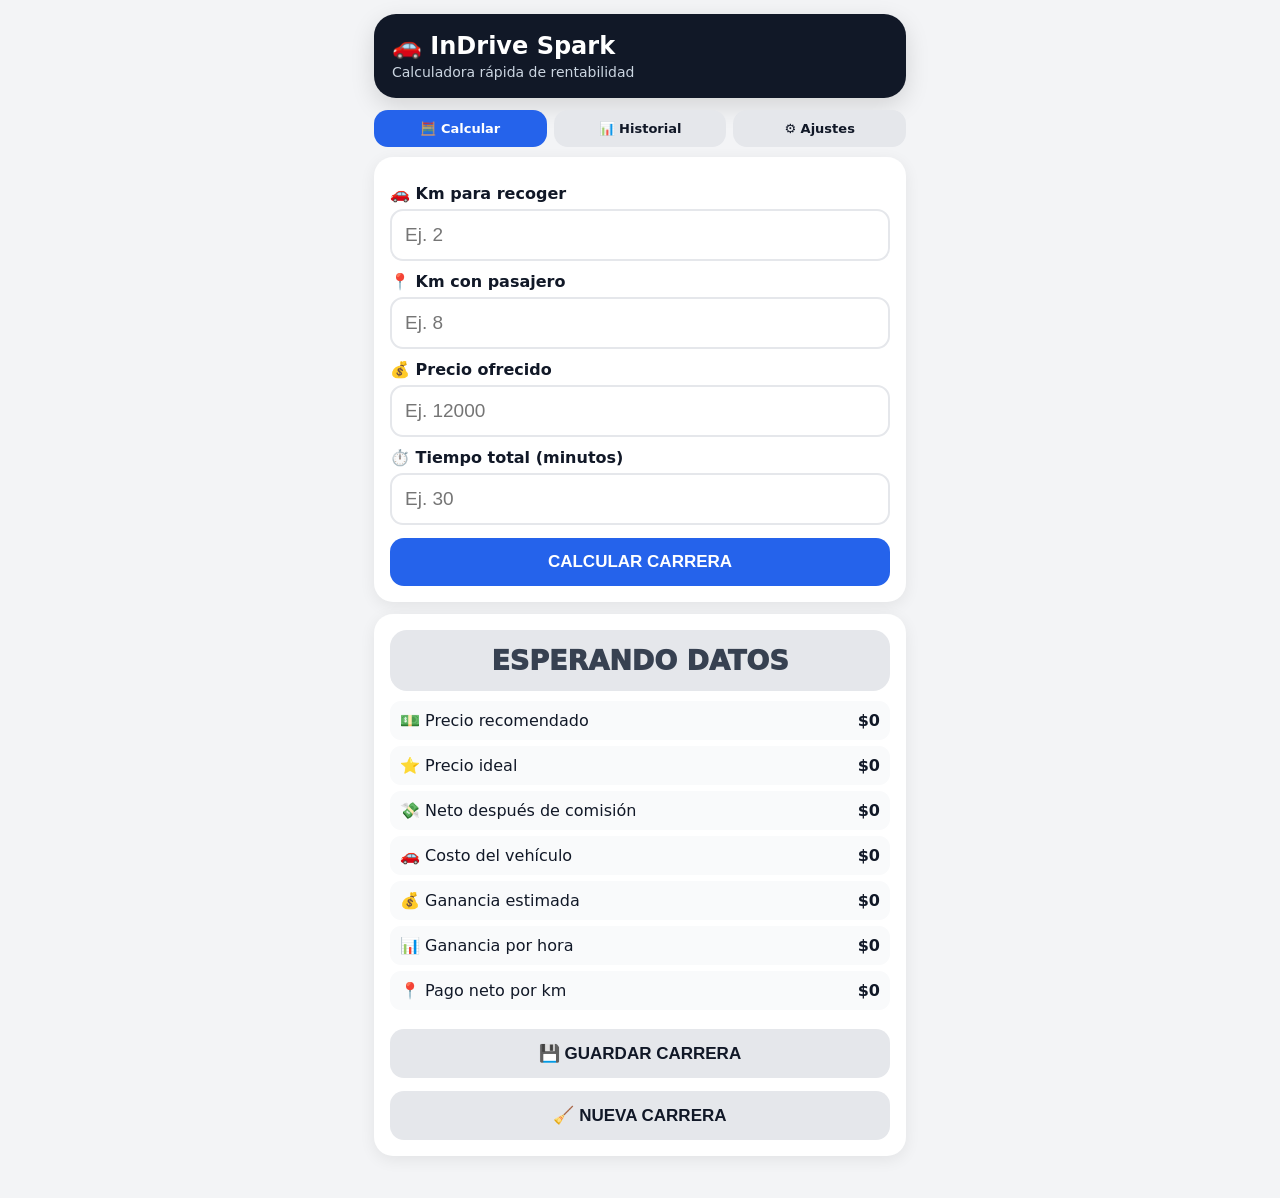
<file: index.html>
<!doctype html><html lang="es"><head><meta charset="utf-8"><meta name="viewport" content="width=device-width,initial-scale=1"><meta name="theme-color" content="#111827"><link rel="manifest" href="manifest.json"><link rel="stylesheet" href="style.css"><title>InDrive Spark</title></head><body><div class="app">
<header><h1>🚗 InDrive Spark</h1><div class="sub">Calculadora rápida de rentabilidad</div></header>
<nav><a class="active" href="index.html">🧮 Calcular</a><a href="historial.html">📊 Historial</a><a href="ajustes.html">⚙️ Ajustes</a></nav>
<section class="card"><label>🚗 Km para recoger</label><input id="pickup" type="number" min="0" step="0.1" inputmode="decimal" placeholder="Ej. 2">
<label>📍 Km con pasajero</label><input id="passenger" type="number" min="0" step="0.1" inputmode="decimal" placeholder="Ej. 8">
<label>💰 Precio ofrecido</label><input id="offer" type="number" min="0" step="100" inputmode="numeric" placeholder="Ej. 12000">
<label>⏱️ Tiempo total (minutos)</label><input id="time" type="number" min="1" step="1" inputmode="numeric" placeholder="Ej. 30">
<button onclick="calculate()">CALCULAR CARRERA</button></section>
<section class="card"><div id="decision" class="decision espera">ESPERANDO DATOS</div>
<div class="row"><span>💵 Precio recomendado</span><span class="value" id="recommended">$0</span></div><div class="row"><span>⭐ Precio ideal</span><span class="value" id="ideal">$0</span></div>
<div class="row"><span>💸 Neto después de comisión</span><span class="value" id="afterComm">$0</span></div><div class="row"><span>🚗 Costo del vehículo</span><span class="value" id="cost">$0</span></div>
<div class="row"><span>💰 Ganancia estimada</span><span class="value" id="profit">$0</span></div><div class="row"><span>📊 Ganancia por hora</span><span class="value" id="hourly">$0</span></div>
<div class="row"><span>📍 Pago neto por km</span><span class="value" id="netKm">$0</span></div>
<button class="secondary" onclick="saveRace()">💾 GUARDAR CARRERA</button><button class="secondary" onclick="clearForm()">🧹 NUEVA CARRERA</button></section>
<script>
const KEY='indriveSparkV3Settings', HIST='indriveSparkV3History';
function money(n){return new Intl.NumberFormat('es-CO',{style:'currency',currency:'COP',maximumFractionDigits:0}).format(Math.round(n||0))}
function num(id){return parseFloat(document.getElementById(id).value)||0}
function settings(){return JSON.parse(localStorage.getItem(KEY)||'{"commission":0.095,"gasPrice":16000,"kmGal":42,"maintenance":300,"depreciation":150,"targetHour":15000,"dailyGoal":100000}')}
function kmCost(){const s=settings();return s.gasPrice/s.kmGal+s.maintenance+s.depreciation}
function calculateRace(p,k,offer,mins){
 const s=settings(), total=p+k, cost=total*kmCost(), timeCost=s.targetHour*(total/30);
 const rec=Math.ceil(((cost+timeCost)/(1-s.commission)*1.15)/1000)*1000;
 const ideal=Math.ceil(rec*1.2/1000)*1000, net=offer*(1-s.commission), profit=net-cost;
 const hourly=mins>0?profit/(mins/60):0, netKm=total>0?net/total:0;
 let d='MALA'; if(offer>=ideal)d='EXCELENTE'; else if(offer>=rec)d='BUENA';
 return {p,k,total,offer,mins,cost,rec,ideal,net,profit,hourly,netKm,d,date:new Date().toISOString()};
}

let last={};
function calculate(){const r=calculateRace(num('pickup'),num('passenger'),num('offer'),num('time')); if(!r.total||!r.offer)return;last=r;
recommended.textContent=money(r.rec);ideal.textContent=money(r.ideal);afterComm.textContent=money(r.net);cost.textContent=money(r.cost);profit.textContent=money(r.profit);hourly.textContent=money(r.hourly);netKm.textContent=money(r.netKm);
decision.textContent=r.d;decision.className='decision '+(r.d==='EXCELENTE'?'excelente':r.d==='BUENA'?'buena':'mala');}
function saveRace(){if(!last.total)calculate();if(!last.total)return;const h=JSON.parse(localStorage.getItem(HIST)||'[]');h.unshift(last);localStorage.setItem(HIST,JSON.stringify(h.slice(0,200)));alert('Carrera guardada.');clearForm();}
function clearForm(){['pickup','passenger','offer'].forEach(id=>document.getElementById(id).value='');document.getElementById('time').value=30;['recommended','ideal','afterComm','cost','profit','hourly','netKm'].forEach(id=>document.getElementById(id).textContent='$0');decision.textContent='ESPERANDO DATOS';decision.className='decision espera';last={};}
</script></div></body></html>
</file>
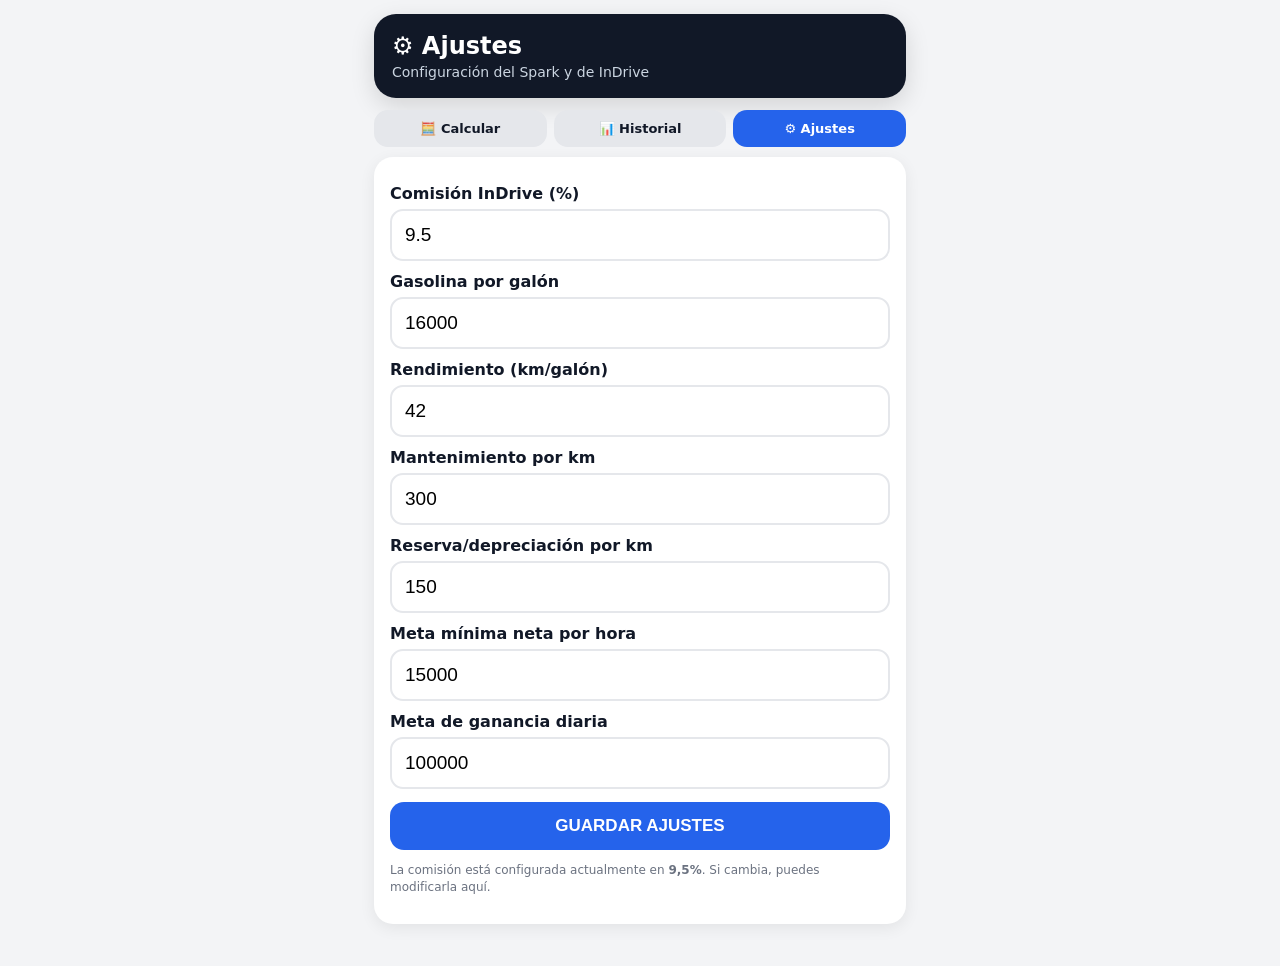
<file: ajustes.html>
<!doctype html><html lang="es"><head><meta charset="utf-8"><meta name="viewport" content="width=device-width,initial-scale=1"><meta name="theme-color" content="#111827"><link rel="manifest" href="manifest.json"><link rel="stylesheet" href="style.css"><title>Ajustes - InDrive Spark</title></head><body><div class="app">
<header><h1>⚙️ Ajustes</h1><div class="sub">Configuración del Spark y de InDrive</div></header>
<nav><a href="index.html">🧮 Calcular</a><a href="historial.html">📊 Historial</a><a class="active" href="ajustes.html">⚙️ Ajustes</a></nav>
<section class="card">
<label>Comisión InDrive (%)</label><input id="commission" type="number" step="0.1"><label>Gasolina por galón</label><input id="gasPrice" type="number">
<label>Rendimiento (km/galón)</label><input id="kmGal" type="number" step="0.1"><label>Mantenimiento por km</label><input id="maintenance" type="number">
<label>Reserva/depreciación por km</label><input id="depreciation" type="number"><label>Meta mínima neta por hora</label><input id="targetHour" type="number">
<label>Meta de ganancia diaria</label><input id="dailyGoal" type="number"><button onclick="save()">GUARDAR AJUSTES</button>
<p class="small">La comisión está configurada actualmente en <b>9,5%</b>. Si cambia, puedes modificarla aquí.</p></section>
<script>
const KEY='indriveSparkV3Settings', HIST='indriveSparkV3History';
function money(n){return new Intl.NumberFormat('es-CO',{style:'currency',currency:'COP',maximumFractionDigits:0}).format(Math.round(n||0))}
function num(id){return parseFloat(document.getElementById(id).value)||0}
function settings(){return JSON.parse(localStorage.getItem(KEY)||'{"commission":0.095,"gasPrice":16000,"kmGal":42,"maintenance":300,"depreciation":150,"targetHour":15000,"dailyGoal":100000}')}
function kmCost(){const s=settings();return s.gasPrice/s.kmGal+s.maintenance+s.depreciation}
function calculateRace(p,k,offer,mins){
 const s=settings(), total=p+k, cost=total*kmCost(), timeCost=s.targetHour*(total/30);
 const rec=Math.ceil(((cost+timeCost)/(1-s.commission)*1.15)/1000)*1000;
 const ideal=Math.ceil(rec*1.2/1000)*1000, net=offer*(1-s.commission), profit=net-cost;
 const hourly=mins>0?profit/(mins/60):0, netKm=total>0?net/total:0;
 let d='MALA'; if(offer>=ideal)d='EXCELENTE'; else if(offer>=rec)d='BUENA';
 return {p,k,total,offer,mins,cost,rec,ideal,net,profit,hourly,netKm,d,date:new Date().toISOString()};
}

const defaults={commission:9.5,gasPrice:16000,kmGal:42,maintenance:300,depreciation:150,targetHour:15000,dailyGoal:100000};
function load(){const s=settings();commission.value=(s.commission*100).toFixed(1);gasPrice.value=s.gasPrice;kmGal.value=s.kmGal;maintenance.value=s.maintenance;depreciation.value=s.depreciation;targetHour.value=s.targetHour;dailyGoal.value=s.dailyGoal}
function save(){const s={commission:num('commission')/100,gasPrice:num('gasPrice'),kmGal:num('kmGal'),maintenance:num('maintenance'),depreciation:num('depreciation'),targetHour:num('targetHour'),dailyGoal:num('dailyGoal')};localStorage.setItem(KEY,JSON.stringify(s));alert('Ajustes guardados correctamente.')}
load();
</script></div></body></html>
</file>
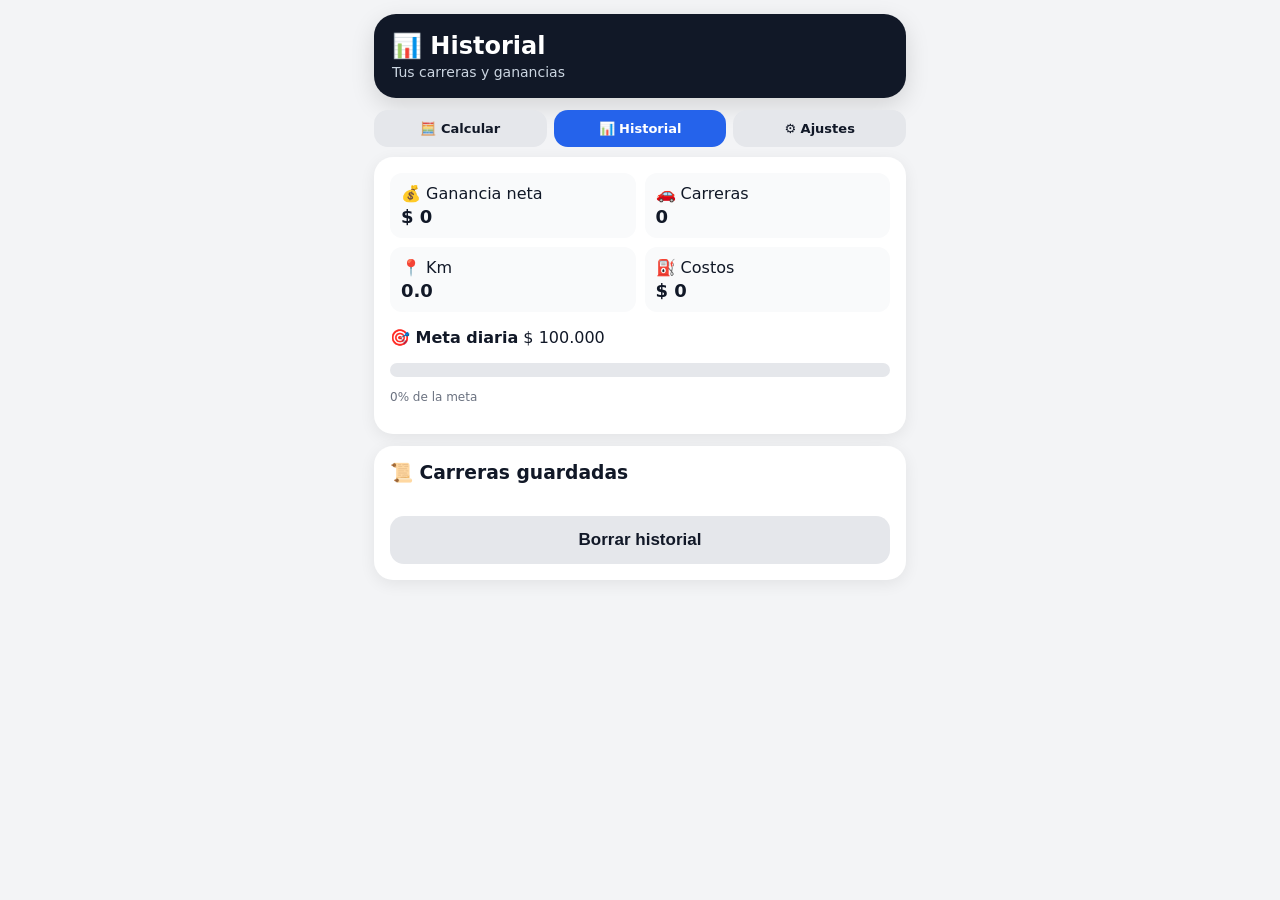
<file: historial.html>
<!doctype html><html lang="es"><head><meta charset="utf-8"><meta name="viewport" content="width=device-width,initial-scale=1"><meta name="theme-color" content="#111827"><link rel="manifest" href="manifest.json"><link rel="stylesheet" href="style.css"><title>Historial - InDrive Spark</title></head><body><div class="app">
<header><h1>📊 Historial</h1><div class="sub">Tus carreras y ganancias</div></header>
<nav><a href="index.html">🧮 Calcular</a><a class="active" href="historial.html">📊 Historial</a><a href="ajustes.html">⚙️ Ajustes</a></nav>
<section class="card"><div class="grid"><div class="stat">💰 Ganancia neta<b id="dayProfit">$0</b></div><div class="stat">🚗 Carreras<b id="dayRides">0</b></div><div class="stat">📍 Km<b id="dayKm">0</b></div><div class="stat">⛽ Costos<b id="dayCost">$0</b></div></div>
<p><b>🎯 Meta diaria</b> <span id="goal">$100.000</span></p><div class="goalbar"><div class="goalfill" id="fill"></div></div><p class="small" id="pct">0% de la meta</p></section>
<section class="card"><h3 style="margin-top:0">📜 Carreras guardadas</h3><div id="history" class="history"></div><button class="secondary" onclick="clearHistory()">Borrar historial</button></section>
<script>
const KEY='indriveSparkV3Settings', HIST='indriveSparkV3History';
function money(n){return new Intl.NumberFormat('es-CO',{style:'currency',currency:'COP',maximumFractionDigits:0}).format(Math.round(n||0))}
function num(id){return parseFloat(document.getElementById(id).value)||0}
function settings(){return JSON.parse(localStorage.getItem(KEY)||'{"commission":0.095,"gasPrice":16000,"kmGal":42,"maintenance":300,"depreciation":150,"targetHour":15000,"dailyGoal":100000}')}
function kmCost(){const s=settings();return s.gasPrice/s.kmGal+s.maintenance+s.depreciation}
function calculateRace(p,k,offer,mins){
 const s=settings(), total=p+k, cost=total*kmCost(), timeCost=s.targetHour*(total/30);
 const rec=Math.ceil(((cost+timeCost)/(1-s.commission)*1.15)/1000)*1000;
 const ideal=Math.ceil(rec*1.2/1000)*1000, net=offer*(1-s.commission), profit=net-cost;
 const hourly=mins>0?profit/(mins/60):0, netKm=total>0?net/total:0;
 let d='MALA'; if(offer>=ideal)d='EXCELENTE'; else if(offer>=rec)d='BUENA';
 return {p,k,total,offer,mins,cost,rec,ideal,net,profit,hourly,netKm,d,date:new Date().toISOString()};
}

function render(){const h=JSON.parse(localStorage.getItem(HIST)||'[]'),s=settings();let profit=0,km=0,cost=0;h.forEach(x=>{profit+=x.profit;km+=x.total;cost+=x.cost});dayProfit.textContent=money(profit);dayRides.textContent=h.length;dayKm.textContent=km.toFixed(1);dayCost.textContent=money(cost);goal.textContent=money(s.dailyGoal);let pct=s.dailyGoal?Math.min(100,Math.max(0,profit/s.dailyGoal*100)):0;fill.style.width=pct+'%';document.getElementById('pct').textContent=pct.toFixed(0)+'% de la meta';
history.innerHTML=h.length?h.map(x=>`<div class="hist"><b>${money(x.offer)} <span class="badge ${x.d==='EXCELENTE'?'b-ex':x.d==='BUENA'?'b-good':'b-bad'}">${x.d}</span></b><span>${x.p.toFixed(1)} km recogida + ${x.k.toFixed(1)} km pasajero · ${x.mins} min</span><br><span>Ganancia: ${money(x.profit)} · Neto/km: ${money(x.netKm)}</span></div>`).join(''):'<p class="small">Todavía no hay carreras guardadas.</p>';}
function clearHistory(){if(confirm('¿Borrar todo el historial?')){localStorage.removeItem(HIST);render()}} render();
</script></div></body></html>
</file>
<file: style.css>
:root{font-family:system-ui,-apple-system,Segoe UI,Roboto,sans-serif;color:#111827;background:#f3f4f6}
*{box-sizing:border-box}body{margin:0;min-height:100vh}.app{max-width:560px;margin:auto;padding:14px 14px 30px}
header{background:#111827;color:#fff;border-radius:22px;padding:18px;margin-bottom:12px;box-shadow:0 8px 25px #0002}
h1{margin:0;font-size:24px}.sub{margin:4px 0 0;color:#cbd5e1;font-size:14px}
nav{display:grid;grid-template-columns:1fr 1fr 1fr;gap:7px;margin:10px 0}nav a{display:block;text-align:center;text-decoration:none;background:#e5e7eb;color:#111827;border-radius:14px;padding:11px 5px;font-size:13px;font-weight:800}nav a.active{background:#2563eb;color:#fff}
.card{background:#fff;border-radius:19px;padding:16px;margin-bottom:12px;box-shadow:0 4px 16px #00000012}
label{display:block;font-weight:750;margin:11px 0 6px}input{width:100%;font-size:19px;padding:13px;border:2px solid #e5e7eb;border-radius:13px;outline:none}input:focus{border-color:#2563eb}
button{width:100%;border:0;border-radius:14px;padding:14px;font-size:17px;font-weight:850;background:#2563eb;color:#fff;margin-top:13px}button.secondary{background:#e5e7eb;color:#111827}
.row{display:flex;justify-content:space-between;gap:8px;padding:10px;border-radius:11px;background:#f9fafb;margin:6px 0}.value{font-weight:900;text-align:right}
.decision{text-align:center;font-size:27px;font-weight:950;padding:15px;border-radius:17px;margin-bottom:10px}.excelente{background:#bbf7d0;color:#166534}.buena{background:#dcfce7;color:#166534}.mala{background:#fecaca;color:#991b1b}.espera{background:#e5e7eb;color:#374151}
.grid{display:grid;grid-template-columns:1fr 1fr;gap:9px}.stat{background:#f9fafb;padding:11px;border-radius:12px}.stat b{display:block;font-size:18px;margin-top:3px}.small{font-size:12px;color:#6b7280;line-height:1.4}
.goalbar{height:14px;background:#e5e7eb;border-radius:20px;overflow:hidden}.goalfill{height:100%;width:0;background:#2563eb}.history{max-height:480px;overflow:auto}.hist{padding:11px;border:1px solid #e5e7eb;border-radius:12px;margin:7px 0}.hist b{display:block}.badge{display:inline-block;padding:3px 8px;border-radius:20px;font-size:12px;font-weight:800}.b-ex{background:#bbf7d0;color:#166534}.b-good{background:#dcfce7;color:#166534}.b-bad{background:#fecaca;color:#991b1b}
</file>
